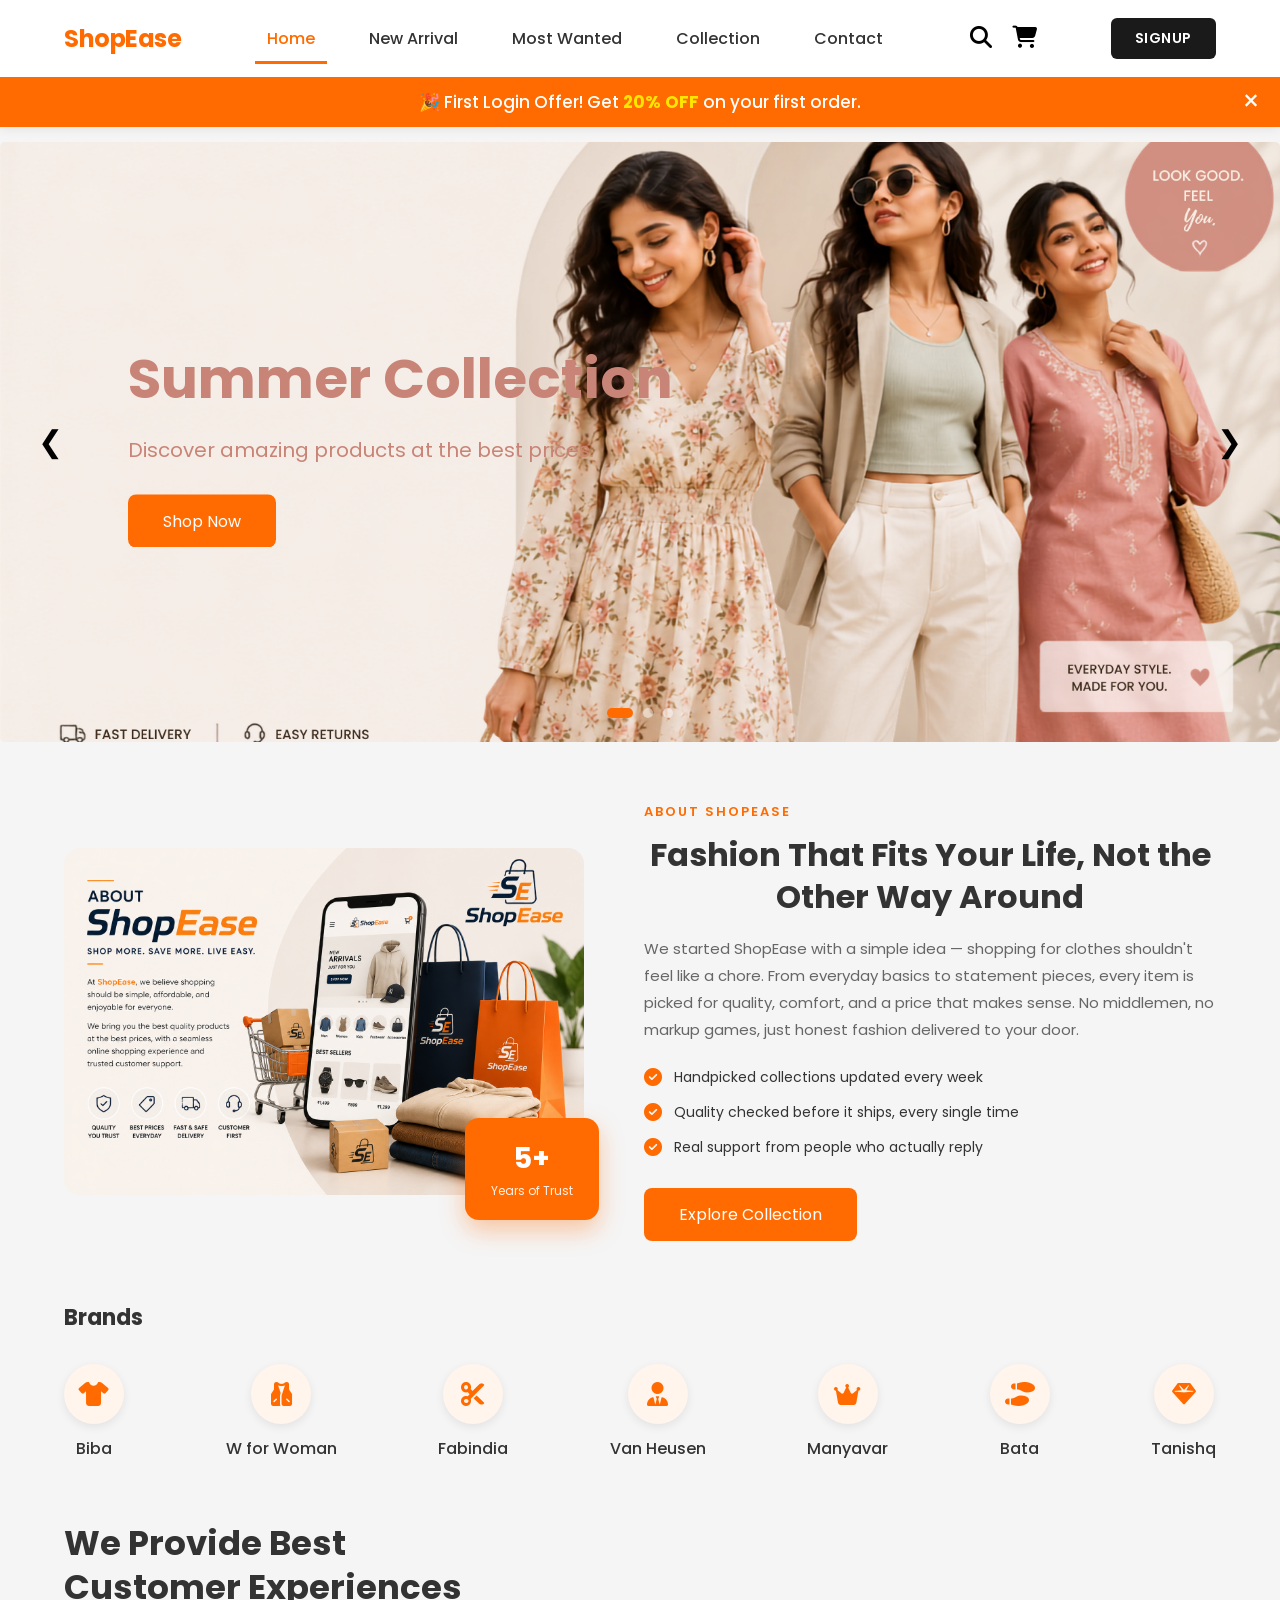
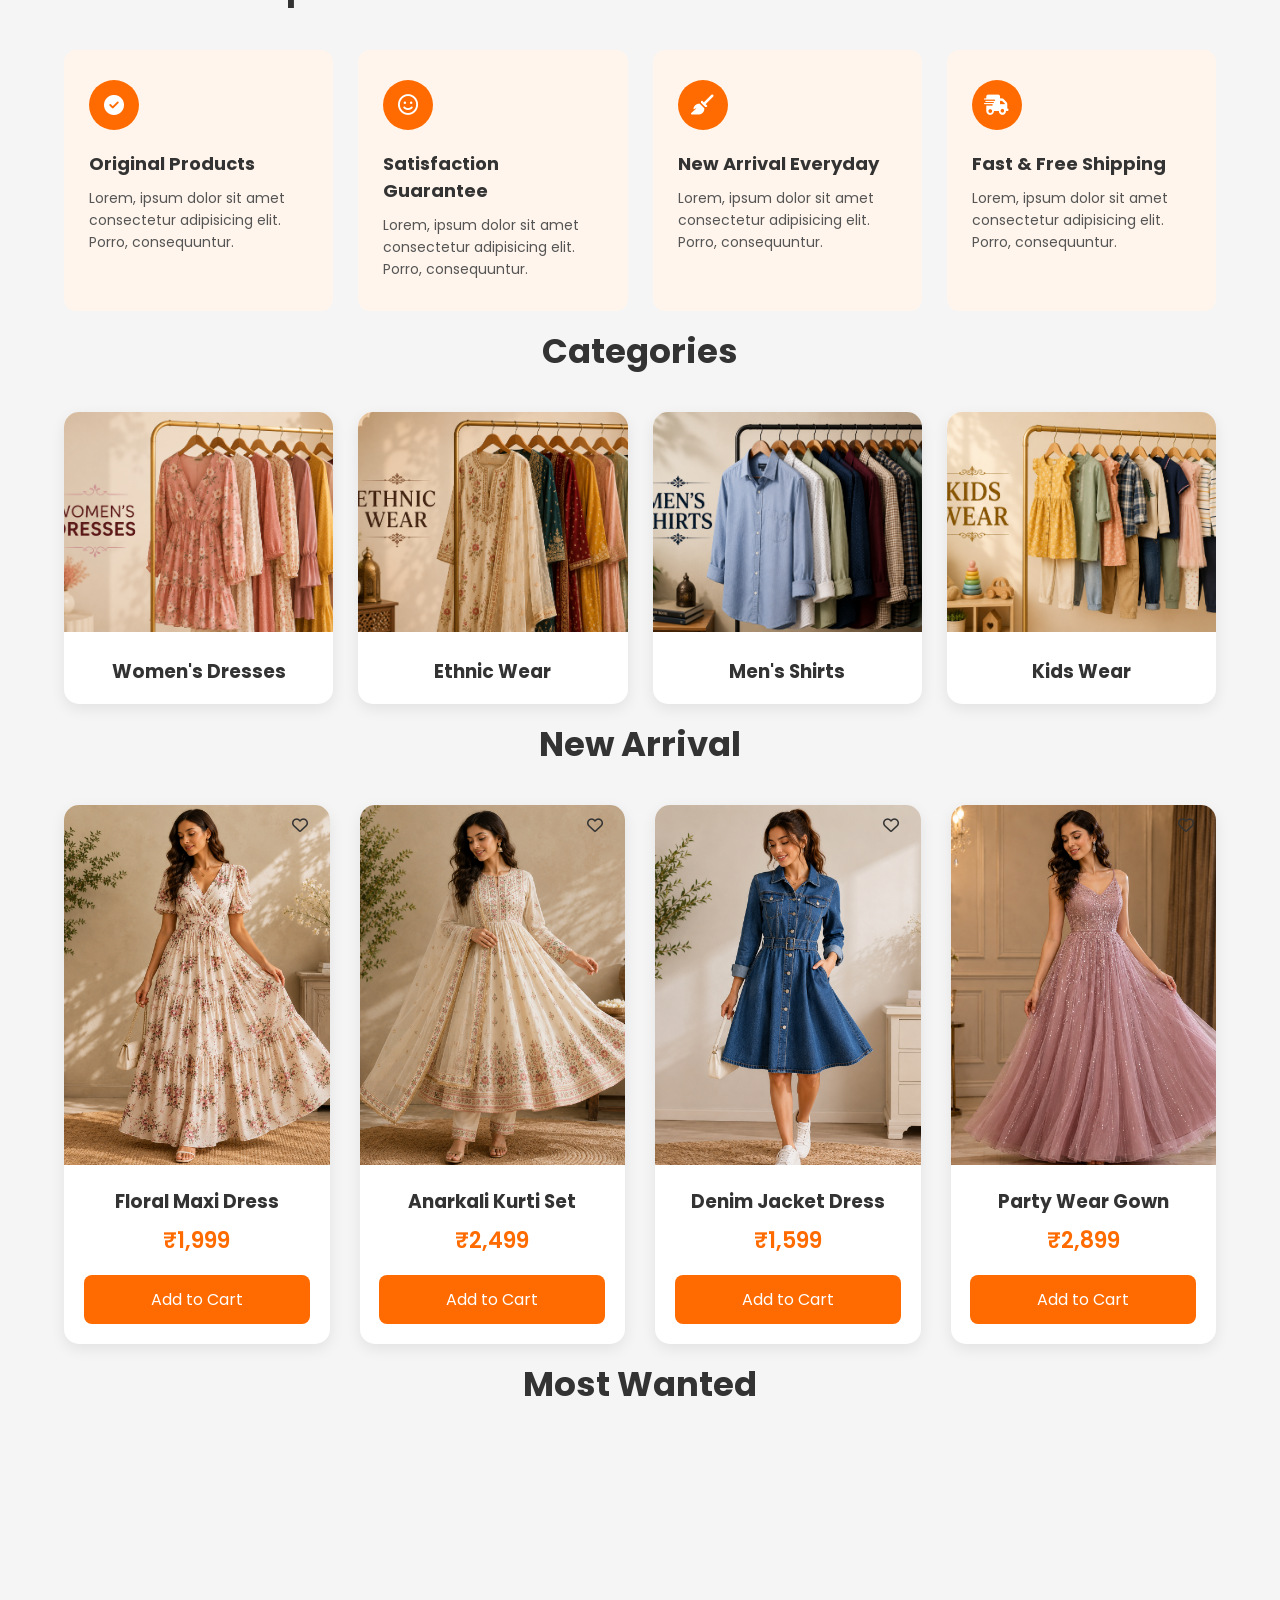
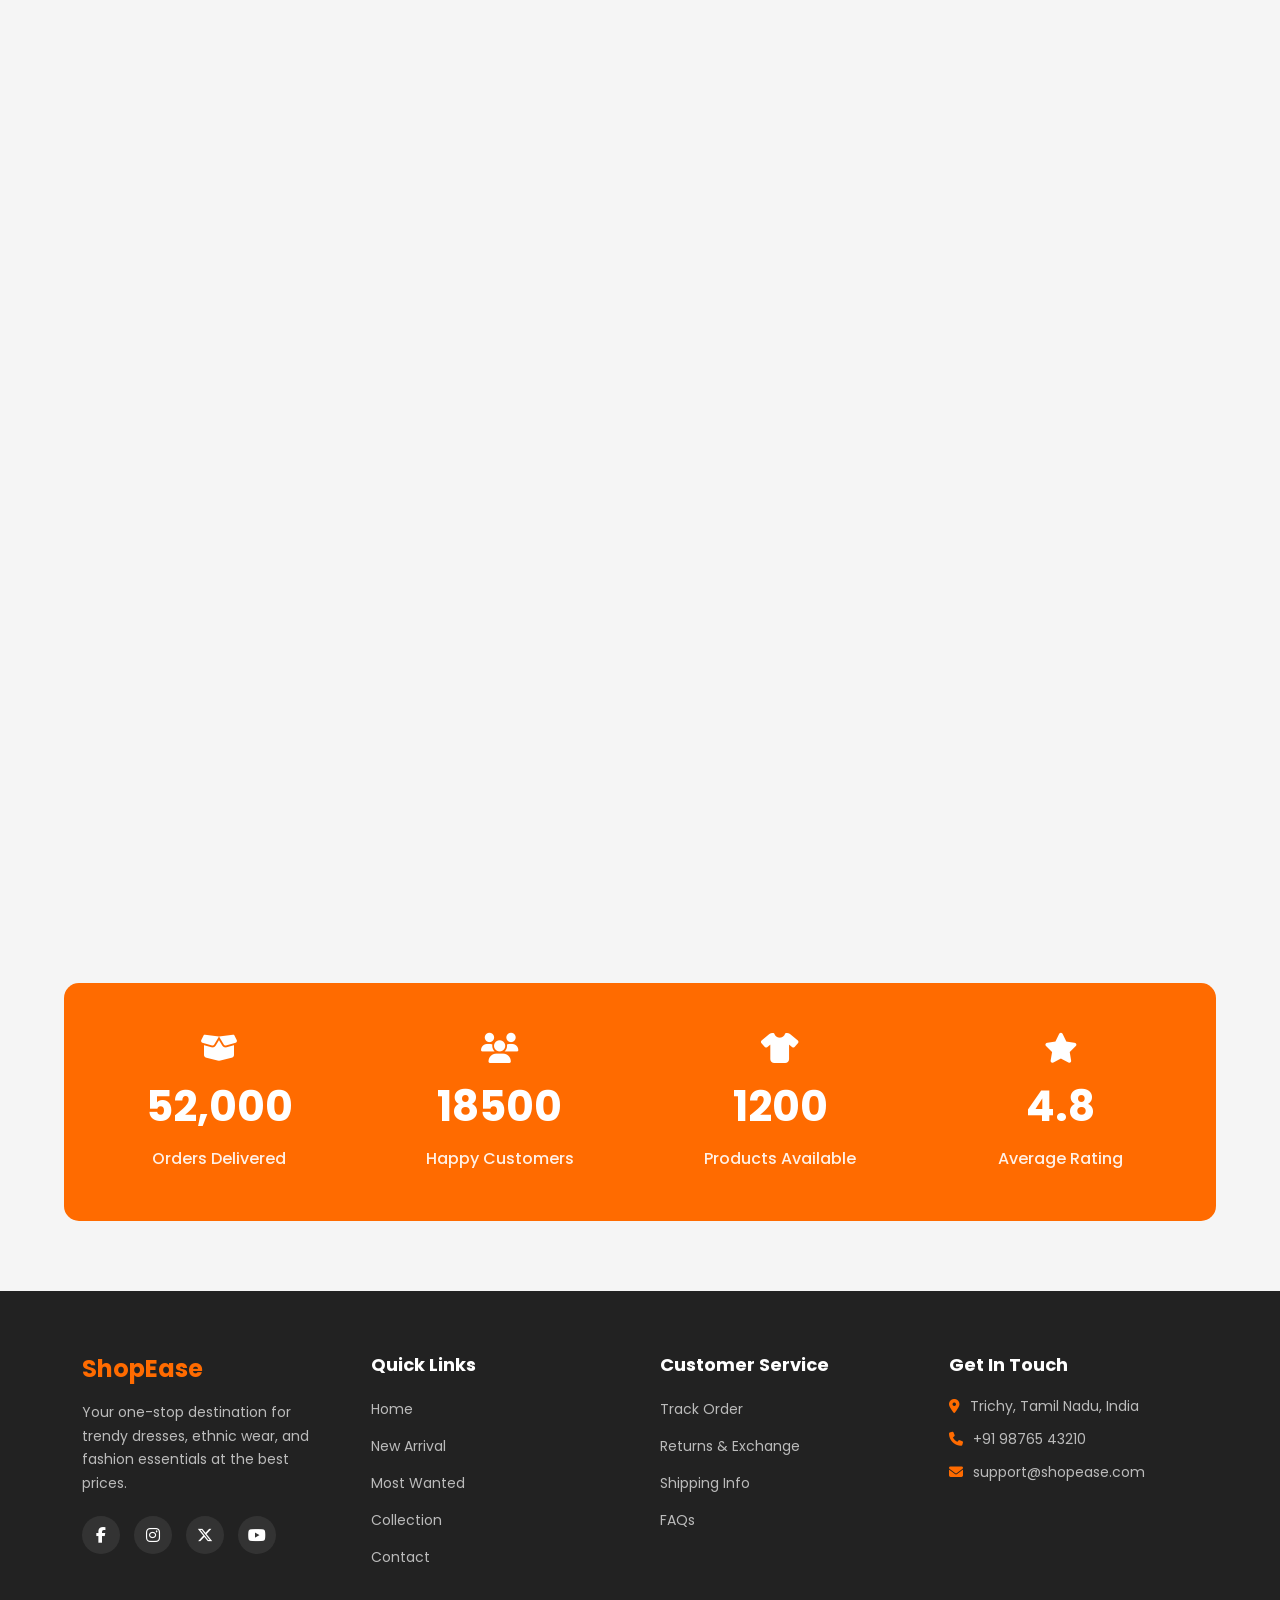
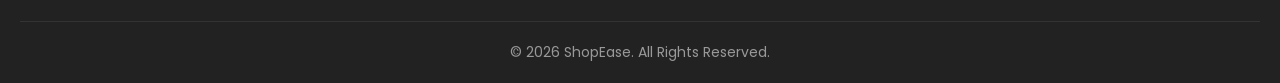
<file: index.html>
<!DOCTYPE html>
<html lang="en">
<head>
    <meta charset="UTF-8">
    <meta name="viewport" content="width=device-width, initial-scale=1.0">
    <title>ShopEase - E-Commerce</title>
    <link rel="shortcut icon" href="./img/logo.png" type="image/x-icon">
    <link rel="stylesheet" href="style.css">

    <link href="https://cdnjs.cloudflare.com/ajax/libs/font-awesome/6.5.2/css/all.min.css" rel="stylesheet">
</head>
<body>

<!-- Header -->
<header>
    <nav class="navbar">
        <div class="logo">
            <h2 class="logo-text">Shop<span class="logo-accent">Ease</span></h2>
        </div>

        <ul class="nav-links" id="navLinks" >
            <li><a href="index.html" class="active" >Home</a></li>
            <li><a href="#New-Arrival">New Arrival</a></li>
            <li><a href="#Most-Wanted">Most Wanted</a></li>
            <li><a href="collection.html">Collection</a></li>
            <li><a href="contact.html">Contact</a></li>
        </ul>

        <div class="nav-icons">
            <i class="fas fa-search"></i>
            <a href="#">
                <i class="fas fa-shopping-cart"></i>
            </a>
        </div>
        <button>Signup</button>
       <div class="hamburger" id="hamburger">
        <i class="fas fa-bars"></i>
    </div>
    </nav>
    <!-- Offer Banner -->
<div class="offer-banner" id="offerBanner">
    <span>
        🎉 First Login Offer! Get <strong>20% OFF</strong> on your first order.
    </span>

    <button id="closeOffer">&times;</button>
</div>

</header>

<!-- Hero -->
<section class="hero">

    <div class="slide active">
        <img src="./img/banner1.png" alt="">
        <div class="hero-content">
            <h1 style="color: #c88476;">Summer Collection</h1>
            <p style="color: #c88476;">Discover amazing products at the best prices.</p>
            <a href="collection.html" class="btn">Shop Now</a>
        </div>
    </div>

    <div class="slide">
        <img src="./img/banner2.png" alt="">
        <div class="hero-content">
            <h1 style="color: #c88476;">Up to 50% OFF</h1>
            <p style="color: #c88476;">Limited Time Mega Sale.</p>
            <a href="collection.html" class="btn">Explore</a>
        </div>
    </div>

    <div class="slide">
        <img src="./img/banner3.png" alt="">
        <div class="hero-content">
            <h1 style="color: #c88476;">Kid's Up to 50% OFF</h1>
            <p style="color: #c88476;">Limited Time Mega Sale.</p>
            <a href="collection.html" class="btn">Explore</a>
        </div>
    </div>

    <button class="prev">&#10094;</button>
    <button class="next">&#10095;</button>

    <div class="hero-dots"></div>

</section>
<!-- About Us -->
<section class="about">

    <div class="about-img">
        <img src="./img/about.png" alt="Inside ShopEase">
        <div class="about-badge">
            <h3>5+</h3>
            <p>Years of Trust</p>
        </div>
    </div>

    <div class="about-content">
        <p class="about-eyebrow">ABOUT SHOPEASE</p>
        <h2>Fashion That Fits Your Life, Not the Other Way Around</h2>
        <p class="about-text">We started ShopEase with a simple idea — shopping for clothes shouldn't feel like a chore. From everyday basics to statement pieces, every item is picked for quality, comfort, and a price that makes sense. No middlemen, no markup games, just honest fashion delivered to your door.</p>

        <div class="about-points">
            <div class="about-point">
                <i class="fa-solid fa-circle-check"></i>
                <p>Handpicked collections updated every week</p>
            </div>
            <div class="about-point">
                <i class="fa-solid fa-circle-check"></i>
                <p>Quality checked before it ships, every single time</p>
            </div>
            <div class="about-point">
                <i class="fa-solid fa-circle-check"></i>
                <p>Real support from people who actually reply</p>
            </div>
        </div>

        <a href="collection.html" class="btn about-btn">Explore Collection</a>
    </div>

</section>


<!-- Brands -->
<section class="brands">

    <h2 class="brands-title">Brands</h2>

    <div class="brands-container">

        <div class="brand-item">
            <div class="brand-icon"><i class="fa-solid fa-shirt"></i></div>
            <p>Biba</p>
        </div>

        <div class="brand-item">
            <div class="brand-icon"><i class="fa-solid fa-vest"></i></div>
            <p>W for Woman</p>
        </div>

        <div class="brand-item">
            <div class="brand-icon"><i class="fa-solid fa-scissors"></i></div>
            <p>Fabindia</p>
        </div>

        <div class="brand-item">
            <div class="brand-icon"><i class="fa-solid fa-user-tie"></i></div>
            <p>Van Heusen</p>
        </div>

        <div class="brand-item">
            <div class="brand-icon"><i class="fa-solid fa-crown"></i></div>
            <p>Manyavar</p>
        </div>

        <div class="brand-item">
            <div class="brand-icon"><i class="fa-solid fa-shoe-prints"></i></div>
            <p>Bata</p>
        </div>

        <div class="brand-item">
            <div class="brand-icon"><i class="fa-solid fa-gem"></i></div>
            <p>Tanishq</p>
        </div>

    </div>

</section>

<!-- Customer Experience -->
<section class="experience">

    <div class="experience-header">
        <h2>We Provide Best <br> Customer Experiences</h2>
      
    </div>

    <div class="experience-grid">

        <div class="experience-card">
            <div class="experience-icon"><i class="fa-solid fa-circle-check"></i></div>
            <h4>Original Products</h4>
            <p>Lorem, ipsum dolor sit amet consectetur adipisicing elit. Porro, consequuntur.</p>
        </div>

        <div class="experience-card">
            <div class="experience-icon"><i class="fa-regular fa-face-smile"></i></div>
            <h4>Satisfaction Guarantee</h4>
            <p>Lorem, ipsum dolor sit amet consectetur adipisicing elit. Porro, consequuntur.</p>
        </div>

        <div class="experience-card">
            <div class="experience-icon"><i class="fa-solid fa-broom"></i></div>
            <h4>New Arrival Everyday</h4>
            <p>Lorem, ipsum dolor sit amet consectetur adipisicing elit. Porro, consequuntur.</p>
        </div>

        <div class="experience-card">
            <div class="experience-icon"><i class="fa-solid fa-truck-fast"></i></div>
            <h4>Fast & Free Shipping</h4>
            <p>Lorem, ipsum dolor sit amet consectetur adipisicing elit. Porro, consequuntur.</p>
        </div>

    </div>

</section>
<!-- Categories -->
<section class="categories">
 
    <h2>Categories</h2>
 
    <div class="category-container">
 
        <a href="collection.html" class="category-card">
            <img src="images/categories/womens-dresses.png" alt="Women's Dresses">
            <h3>Women's Dresses</h3>
        </a>
 
        <a href="collection.html" class="category-card">
            <img src="images/categories/ethnic-wear.png" alt="Ethnic Wear">
            <h3>Ethnic Wear</h3>
        </a>
 
        <a href="collection.html" class="category-card">
            <img src="images/categories/mens-shirts.png" alt="Men's Shirts">
            <h3>Men's Shirts</h3>
        </a>
 
        <a href="collection.html" class="category-card">
            <img src="images/categories/kids-wear.png" alt="Kids Wear">
            <h3>Kids Wear</h3>
        </a>
 
    </div>
 
</section>

<!-- Featured Products -->
<section class="products" id="New-Arrival">

    <h2>New Arrival</h2>

    <div class="product-grid">

        <div class="product-card">

            <div class="product-img-wrap">
                <img src="images/products/product1.png" alt="Floral Maxi Dress">
                <i class="fa-regular fa-heart like-icon"></i>
            </div>

            <h3>Floral Maxi Dress</h3>

            <p class="price">₹1,999</p>

            <button>Add to Cart</button>

        </div>

        <div class="product-card">

            <div class="product-img-wrap">
                <img src="images/products/product2.png" alt="Anarkali Kurti Set">
                <i class="fa-regular fa-heart like-icon"></i>
            </div>

            <h3>Anarkali Kurti Set</h3>

            <p class="price">₹2,499</p>

            <button>Add to Cart</button>

        </div>

        <div class="product-card">

            <div class="product-img-wrap">
                <img src="images/products/product3.png" alt="Denim Jacket Dress">
                <i class="fa-regular fa-heart like-icon"></i>
            </div>

            <h3>Denim Jacket Dress</h3>

            <p class="price">₹1,599</p>

            <button>Add to Cart</button>

        </div>

        <div class="product-card">

            <div class="product-img-wrap">
                <img src="images/products/product4.png" alt="Party Wear Gown">
                <i class="fa-regular fa-heart like-icon"></i>
            </div>

            <h3>Party Wear Gown</h3>

            <p class="price">₹2,899</p>

            <button>Add to Cart</button>

        </div>

    </div>

</section>

<!-- Best Sellers -->
<section class="products" id="Most-Wanted">

    <h2>Most Wanted</h2>

    <div class="product-grid">

        <div class="product-card">
            <div class="product-img-wrap">
                <img src="images/products/product5.png" alt="Silk Saree">
                <i class="fa-regular fa-heart like-icon"></i>
            </div>
            <h3>Silk Saree</h3>
            <p class="price">₹3,299</p>
            <button>Add to Cart</button>
        </div>

        <div class="product-card">
            <div class="product-img-wrap">
                <img src="images/products/product6.png" alt="Off-Shoulder Dress">
                <i class="fa-regular fa-heart like-icon"></i>
            </div>
            <h3>Off-Shoulder Dress</h3>
            <p class="price">₹1,799</p>
            <button>Add to Cart</button>
        </div>

        <div class="product-card">
            <div class="product-img-wrap">
                <img src="images/products/product7.png" alt="Palazzo Co-ord Set">
                <i class="fa-regular fa-heart like-icon"></i>
            </div>
            <h3>Palazzo Co-ord Set</h3>
            <p class="price">₹1,499</p>
            <button>Add to Cart</button>
        </div>

        <div class="product-card">
            <div class="product-img-wrap">
                <img src="images/products/product8.png" alt="Casual Wrap Dress">
                <i class="fa-regular fa-heart like-icon"></i>
            </div>
            <h3>Casual Wrap Dress</h3>
            <p class="price">₹1,299</p>
            <button>Add to Cart</button>
        </div>

    </div>
 <div class="product-grid">

        <div class="product-card">
            <div class="product-img-wrap">
                <img src="images/products/product9.png" alt="Men's Formal Shirt">
                <i class="fa-regular fa-heart like-icon"></i>
            </div>
            <h3>Men's Formal Shirt</h3>
            <p class="price">₹1,199</p>
            <button>Add to Cart</button>
        </div>

        <div class="product-card">
            <div class="product-img-wrap">
                <img src="images/products/product10.png" alt="Men's Kurta Pajama">
                <i class="fa-regular fa-heart like-icon"></i>
            </div>
            <h3>Men's Kurta Pajama</h3>
            <p class="price">₹1,599</p>
            <button>Add to Cart</button>
        </div>

        <div class="product-card">
            <div class="product-img-wrap">
                <img src="images/products/product11.png" alt="Kids Party Frock">
                <i class="fa-regular fa-heart like-icon"></i>
            </div>
            <h3>Kids Party Frock</h3>
            <p class="price">₹899</p>
            <button>Add to Cart</button>
        </div>

        <div class="product-card">
            <div class="product-img-wrap">
                <img src="images/products/product12.png" alt="Kids T-Shirt Set">
                <i class="fa-regular fa-heart like-icon"></i>
            </div>
            <h3>Kids T-Shirt Set</h3>
            <p class="price">₹599</p>
            <button>Add to Cart</button>
        </div>

    </div>
</section>
<!-- Stats -->
<section class="stats">

    <div class="stats-container">

        <div class="stat-item">
            <i class="fa-solid fa-box-open stat-icon"></i>
            <h2 class="counter">52,000</h2>
            <p>Orders Delivered</p>
        </div>

        <div class="stat-item">
            <i class="fa-solid fa-users stat-icon"></i>
            <h2 class="counter">18500</h2>
            <p>Happy Customers</p>
        </div>

        <div class="stat-item">
            <i class="fa-solid fa-shirt stat-icon"></i>
            <h2 class="counter">1200</h2>
            <p>Products Available</p>
        </div>

        <div class="stat-item">
            <i class="fa-solid fa-star stat-icon"></i>
            <h2 class="counter">4.8</h2>
            <p>Average Rating</p>
        </div>

    </div>

</section>
<!-- Footer -->
<footer>

    <div class="footer-container">

        <div class="footer-col">
            <h3>ShopEase</h3>
            <p>Your one-stop destination for trendy dresses, ethnic wear, and fashion essentials at the best prices.</p>
            <div class="footer-socials">
                <a href="#"><i class="fa-brands fa-facebook-f"></i></a>
                <a href="#"><i class="fa-brands fa-instagram"></i></a>
                <a href="#"><i class="fa-brands fa-x-twitter"></i></a>
                <a href="#"><i class="fa-brands fa-youtube"></i></a>
            </div>
        </div>

        <div class="footer-col">
            <h4>Quick Links</h4>
            <ul>
                <li><a href="index.html">Home</a></li>
                <li><a href="#New-Arrival">New Arrival</a></li>
                <li><a href="#Most-Wanted">Most Wanted</a></li>
                <li><a href="collection.html">Collection</a></li>
                <li><a href="contact.html">Contact</a></li>
            </ul>
        </div>

        <div class="footer-col">
            <h4>Customer Service</h4>
            <ul>
                <li><a href="#">Track Order</a></li>
                <li><a href="#">Returns & Exchange</a></li>
                <li><a href="#">Shipping Info</a></li>
                <li><a href="#">FAQs</a></li>
            </ul>
        </div>

        <div class="footer-col">
            <h4>Get In Touch</h4>
            <ul class="footer-contact">
                <li><i class="fa-solid fa-location-dot"></i> Trichy, Tamil Nadu, India</li>
                <li><i class="fa-solid fa-phone"></i> +91 98765 43210</li>
                <li><i class="fa-solid fa-envelope"></i> support@shopease.com</li>
            </ul>
        </div>

    </div>

    <div class="footer-bottom">
        <p>© 2026 ShopEase. All Rights Reserved.</p>
    </div>

</footer>

<script src="script.js"></script>

</body>
</html>
</file>
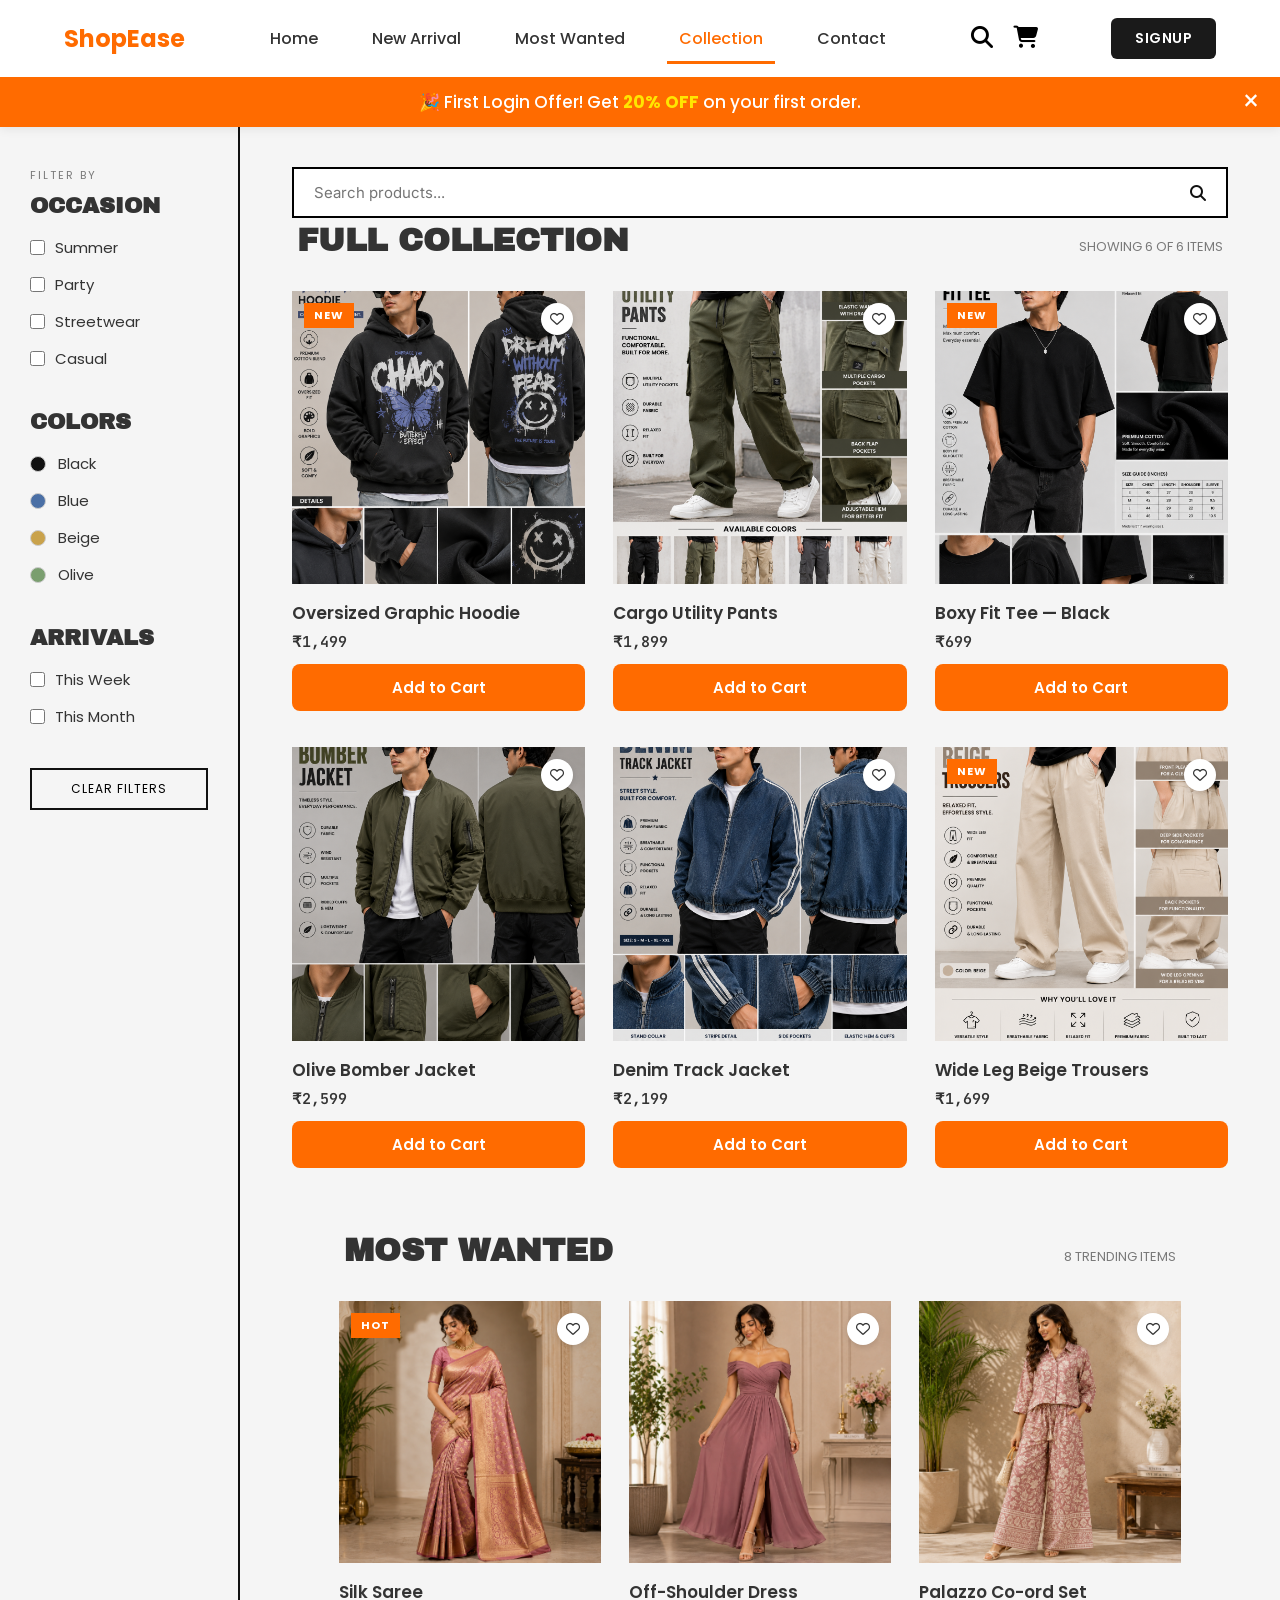
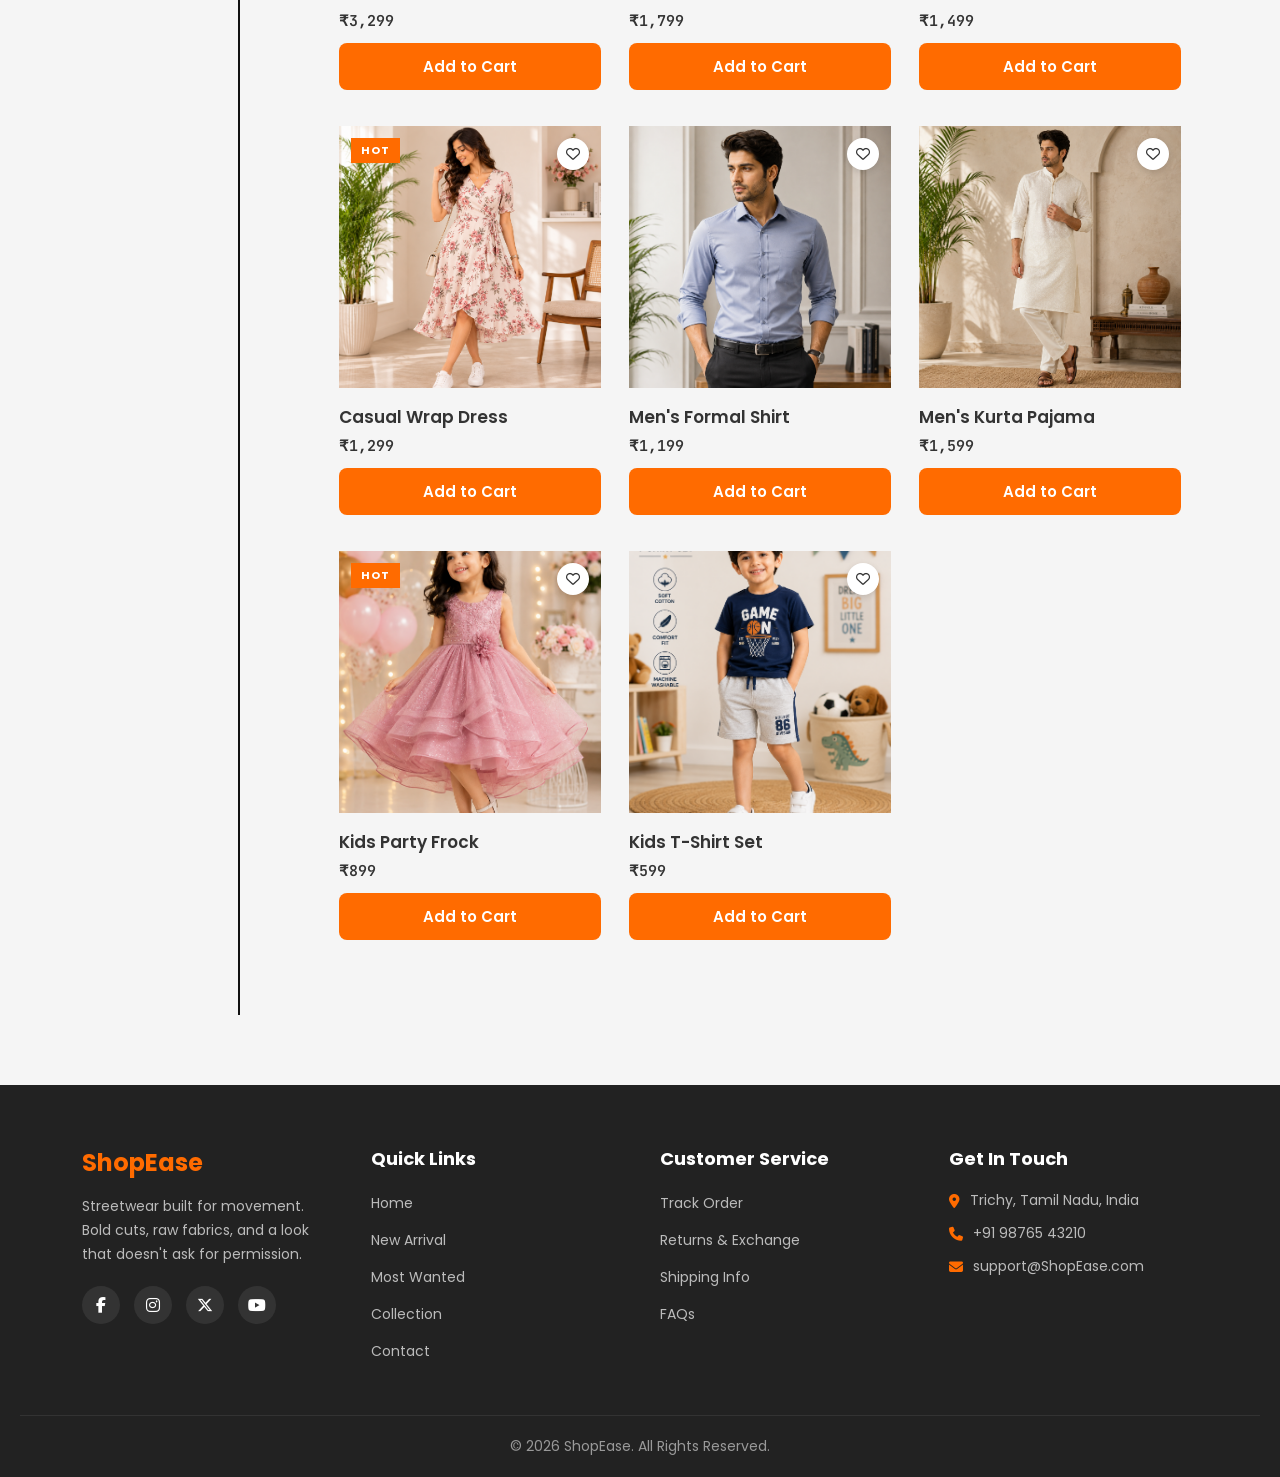
<file: collection.html>
<!DOCTYPE html>
<html lang="en">
<head>
<meta charset="UTF-8">
<meta name="viewport" content="width=device-width, initial-scale=1.0">
<title>ShopEase — Collection</title>
<link rel="stylesheet" href="style.css">
<link href="https://fonts.googleapis.com/css2?family=Archivo+Black&family=Inter:wght@400;500;600;700&family=JetBrains+Mono:wght@400;500;600&display=swap" rel="stylesheet">
<link href="https://cdnjs.cloudflare.com/ajax/libs/font-awesome/6.5.2/css/all.min.css" rel="stylesheet">
</head>
<body>

<!-- Nav -->
<header>
    <nav class="navbar">
        <div class="logo">
            <h2>ShopEase</h2>
        </div>

        <ul class="nav-links" id="navLinks">
            <li><a href="index.html" >Home</a></li>
            <li><a href="index.html#New-Arrival">New Arrival</a></li>
            <li><a href="index.html#Most-Wanted">Most Wanted</a></li>
            <li><a href="collection.html" class="active">Collection</a></li>
            <li><a href="contact.html">Contact</a></li>
        </ul>

        <div class="nav-icons">
            <i class="fas fa-search"></i>
            <a href="#">
                <i class="fas fa-shopping-cart"></i>
            </a>
        </div>
        <button>Signup</button>
         <div class="hamburger" id="hamburger">
        <i class="fas fa-bars"></i>
    </div>
    </nav>
    <!-- Offer Banner -->
    <div class="offer-banner" id="offerBanner">
    <span>
        🎉 First Login Offer! Get <strong>20% OFF</strong> on your first order.
    </span>

    <button id="closeOffer">&times;</button>
</div>

</header>

<div class="collection-wrap">

    <!-- Sidebar -->
    <aside class="sidebar">

        <div class="filter-block">
            <p class="filter-eyebrow mono">FILTER BY</p>
            <h3>Occasion</h3>
            <div class="filter-option">
                <input type="checkbox" class="occ-filter" value="summer" id="occ-summer">
                <label for="occ-summer">Summer</label>
            </div>
            <div class="filter-option">
                <input type="checkbox" class="occ-filter" value="party" id="occ-party">
                <label for="occ-party">Party</label>
            </div>
            <div class="filter-option">
                <input type="checkbox" class="occ-filter" value="street" id="occ-street">
                <label for="occ-street">Streetwear</label>
            </div>
            <div class="filter-option">
                <input type="checkbox" class="occ-filter" value="casual" id="occ-casual">
                <label for="occ-casual">Casual</label>
            </div>
        </div>

        <div class="filter-block">
            <h3>Colors</h3>
            <div class="filter-option color-opt">
                <input type="checkbox" class="color-filter" value="black" id="col-black" style="display:none">
                <span class="color-dot" style="background:#111" onclick="document.getElementById('col-black').click()"></span>
                <label for="col-black">Black</label>
            </div>
            <div class="filter-option color-opt">
                <input type="checkbox" class="color-filter" value="blue" id="col-blue" style="display:none">
                <span class="color-dot" style="background:#4a6fa5" onclick="document.getElementById('col-blue').click()"></span>
                <label for="col-blue">Blue</label>
            </div>
            <div class="filter-option color-opt">
                <input type="checkbox" class="color-filter" value="beige" id="col-beige" style="display:none">
                <span class="color-dot" style="background:#c9a24b" onclick="document.getElementById('col-beige').click()"></span>
                <label for="col-beige">Beige</label>
            </div>
            <div class="filter-option color-opt">
                <input type="checkbox" class="color-filter" value="olive" id="col-olive" style="display:none">
                <span class="color-dot" style="background:#7a9e6f" onclick="document.getElementById('col-olive').click()"></span>
                <label for="col-olive">Olive</label>
            </div>
        </div>

        <div class="filter-block">
            <h3>Arrivals</h3>
            <div class="filter-option">
                <input type="checkbox" id="arr-week">
                <label for="arr-week">This Week</label>
            </div>
            <div class="filter-option">
                <input type="checkbox" id="arr-month">
                <label for="arr-month">This Month</label>
            </div>
        </div>

        <button id="clearFilters" class="mono" style="background:none;border:2px solid #111111;padding:10px 16px;font-size:12px;letter-spacing:1px;cursor:pointer;width:100%;">CLEAR FILTERS</button>

    </aside>

    <!-- Main -->
    <main class="collection-main">

        <div class="search-bar">
            <input type="text" id="searchInput" placeholder="Search products...">
            <i class="fa-solid fa-magnifying-glass"></i>
        </div>

        <div class="collection-heading">
            <h1>Full Collection</h1>
            <p class="result-count mono" id="resultCount">SHOWING 6 OF 6 ITEMS</p>
        </div>

        

        <div class="product-grid-n" id="productGrid">

            <div class="product-tile" data-occasion="party street" data-color="black">
                <div class="tile-img">
                    <span class="tag-new mono">NEW</span>
                    <i class="fa-regular fa-heart like-icon-n"></i>
                    <img src="./images/products/product13.png" alt="Oversized Graphic Hoodie" class="garment-img">
                </div>
                <h4>Oversized Graphic Hoodie</h4>
                <p class="n-price">₹1,499</p>
                <button class="add-cart">Add to Cart</button>
            </div>

            <div class="product-tile" data-occasion="casual street" data-color="beige">
                <div class="tile-img">
                    <i class="fa-regular fa-heart like-icon-n"></i>
                    <img src="./images/products/product14.png" alt="Cargo Utility Pants" class="garment-img">
                </div>
                <h4>Cargo Utility Pants</h4>
                <p class="n-price">₹1,899</p>
                <button class="add-cart">Add to Cart</button>
            </div>

            <div class="product-tile" data-occasion="summer casual" data-color="black">
                <div class="tile-img">
                    <span class="tag-new mono">NEW</span>
                    <i class="fa-regular fa-heart like-icon-n"></i>
                    <img src="./images/products/product15.png" alt="Boxy Fit Tee — Black" class="garment-img">
                </div>
                <h4>Boxy Fit Tee — Black</h4>
                <p class="n-price">₹699</p>
                <button class="add-cart">Add to Cart</button>
            </div>

            <div class="product-tile" data-occasion="party street" data-color="olive">
                <div class="tile-img">
                    <i class="fa-regular fa-heart like-icon-n"></i>
                    <img src="./images/products/product16.png" alt="Olive Bomber Jacket" class="garment-img">
                </div>
                <h4>Olive Bomber Jacket</h4>
                <p class="n-price">₹2,599</p>
                <button class="add-cart">Add to Cart</button>
            </div>

            <div class="product-tile" data-occasion="casual street" data-color="blue">
                <div class="tile-img">
                    <i class="fa-regular fa-heart like-icon-n"></i>
                    <img src="./images/products/product17.png" alt="Denim Track Jacket" class="garment-img">
                </div>
                <h4>Denim Track Jacket</h4>
                <p class="n-price">₹2,199</p>
                <button class="add-cart">Add to Cart</button>
            </div>

            <div class="product-tile" data-occasion="summer casual" data-color="beige">
                <div class="tile-img">
                    <span class="tag-new mono">NEW</span>
                    <i class="fa-regular fa-heart like-icon-n"></i>
                    <img src="./images/products/product18.png" alt="Wide Leg Beige Trousers" class="garment-img">
                </div>
                <h4>Wide Leg Beige Trousers</h4>
                <p class="n-price">₹1,699</p>
                <button class="add-cart">Add to Cart</button>
            </div>

        </div>

        <!-- Most Wanted -->
        <section id="Most-Wanteds" style="margin-top:60px;">

            <div class="collection-heading">
                <h1>Most Wanted</h1>
                <p class="result-count mono">8 TRENDING ITEMS</p>
            </div>

            <div class="product-grid-n">

                <div class="product-tile" data-occasion="party" data-color="black">
                    <div class="tile-img">
                        <span class="tag-new mono">HOT</span>
                        <i class="fa-regular fa-heart like-icon-n"></i>
                        <img src="images/products/product5.png" alt="Silk Saree" class="garment-img">
                    </div>
                    <h4>Silk Saree</h4>
                    <p class="n-price">₹3,299</p>
                    <button class="add-cart">Add to Cart</button>
                </div>

                <div class="product-tile" data-occasion="party" data-color="beige">
                    <div class="tile-img">
                        <i class="fa-regular fa-heart like-icon-n"></i>
                        <img src="images/products/product6.png" alt="Off-Shoulder Dress" class="garment-img">
                    </div>
                    <h4>Off-Shoulder Dress</h4>
                    <p class="n-price">₹1,799</p>
                    <button class="add-cart">Add to Cart</button>
                </div>

                <div class="product-tile" data-occasion="casual" data-color="olive">
                    <div class="tile-img">
                        <i class="fa-regular fa-heart like-icon-n"></i>
                        <img src="images/products/product7.png" alt="Palazzo Co-ord Set" class="garment-img">
                    </div>
                    <h4>Palazzo Co-ord Set</h4>
                    <p class="n-price">₹1,499</p>
                    <button class="add-cart">Add to Cart</button>
                </div>

                <div class="product-tile" data-occasion="casual summer" data-color="beige">
                    <div class="tile-img">
                        <span class="tag-new mono">HOT</span>
                        <i class="fa-regular fa-heart like-icon-n"></i>
                        <img src="images/products/product8.png" alt="Casual Wrap Dress" class="garment-img">
                    </div>
                    <h4>Casual Wrap Dress</h4>
                    <p class="n-price">₹1,299</p>
                    <button class="add-cart">Add to Cart</button>
                </div>

                <div class="product-tile" data-occasion="party street" data-color="black">
                    <div class="tile-img">
                        <i class="fa-regular fa-heart like-icon-n"></i>
                        <img src="images/products/product9.png" alt="Men's Formal Shirt" class="garment-img">
                    </div>
                    <h4>Men's Formal Shirt</h4>
                    <p class="n-price">₹1,199</p>
                    <button class="add-cart">Add to Cart</button>
                </div>

                <div class="product-tile" data-occasion="party" data-color="blue">
                    <div class="tile-img">
                        <i class="fa-regular fa-heart like-icon-n"></i>
                        <img src="images/products/product10.png" alt="Men's Kurta Pajama" class="garment-img">
                    </div>
                    <h4>Men's Kurta Pajama</h4>
                    <p class="n-price">₹1,599</p>
                    <button class="add-cart">Add to Cart</button>
                </div>

                <div class="product-tile" data-occasion="party" data-color="beige">
                    <div class="tile-img">
                        <span class="tag-new mono">HOT</span>
                        <i class="fa-regular fa-heart like-icon-n"></i>
                        <img src="images/products/product11.png" alt="Kids Party Frock" class="garment-img">
                    </div>
                    <h4>Kids Party Frock</h4>
                    <p class="n-price">₹899</p>
                    <button class="add-cart">Add to Cart</button>
                </div>

                <div class="product-tile" data-occasion="casual summer" data-color="olive">
                    <div class="tile-img">
                        <i class="fa-regular fa-heart like-icon-n"></i>
                        <img src="images/products/product12.png" alt="Kids T-Shirt Set" class="garment-img">
                    </div>
                    <h4>Kids T-Shirt Set</h4>
                    <p class="n-price">₹599</p>
                    <button class="add-cart">Add to Cart</button>
                </div>

            </div>

        </section>

    </main>

</div>

<!-- Footer -->
<footer>

    <div class="footer-container">

        <div class="footer-col">
            <h3>ShopEase</h3>
            <p>Streetwear built for movement. Bold cuts, raw fabrics, and a look that doesn't ask for permission.</p>
            <div class="footer-socials">
                <a href="#"><i class="fa-brands fa-facebook-f"></i></a>
                <a href="#"><i class="fa-brands fa-instagram"></i></a>
                <a href="#"><i class="fa-brands fa-x-twitter"></i></a>
                <a href="#"><i class="fa-brands fa-youtube"></i></a>
            </div>
        </div>

        <div class="footer-col">
            <h4>Quick Links</h4>
            <ul>
                <li><a href="index.html">Home</a></li>
                <li><a href="index.html#New-Arrival">New Arrival</a></li>
                <li><a href="index.html#Most-Wanted">Most Wanted</a></li>
                <li><a href="collection.html">Collection</a></li>
                <li><a href="contact.html">Contact</a></li>
            </ul>
        </div>

        <div class="footer-col">
            <h4>Customer Service</h4>
            <ul>
                <li><a href="#">Track Order</a></li>
                <li><a href="#">Returns &amp; Exchange</a></li>
                <li><a href="#">Shipping Info</a></li>
                <li><a href="#">FAQs</a></li>
            </ul>
        </div>

        <div class="footer-col">
            <h4>Get In Touch</h4>
            <ul class="footer-contact">
                <li><i class="fa-solid fa-location-dot"></i> Trichy, Tamil Nadu, India</li>
                <li><i class="fa-solid fa-phone"></i> +91 98765 43210</li>
                <li><i class="fa-solid fa-envelope"></i> support@ShopEase.com</li>
            </ul>
        </div>

    </div>

    <div class="footer-bottom">
        <p>© 2026 ShopEase. All Rights Reserved.</p>
    </div>

</footer>
<script src="script.js"></script>
</body>
</html>
</file>
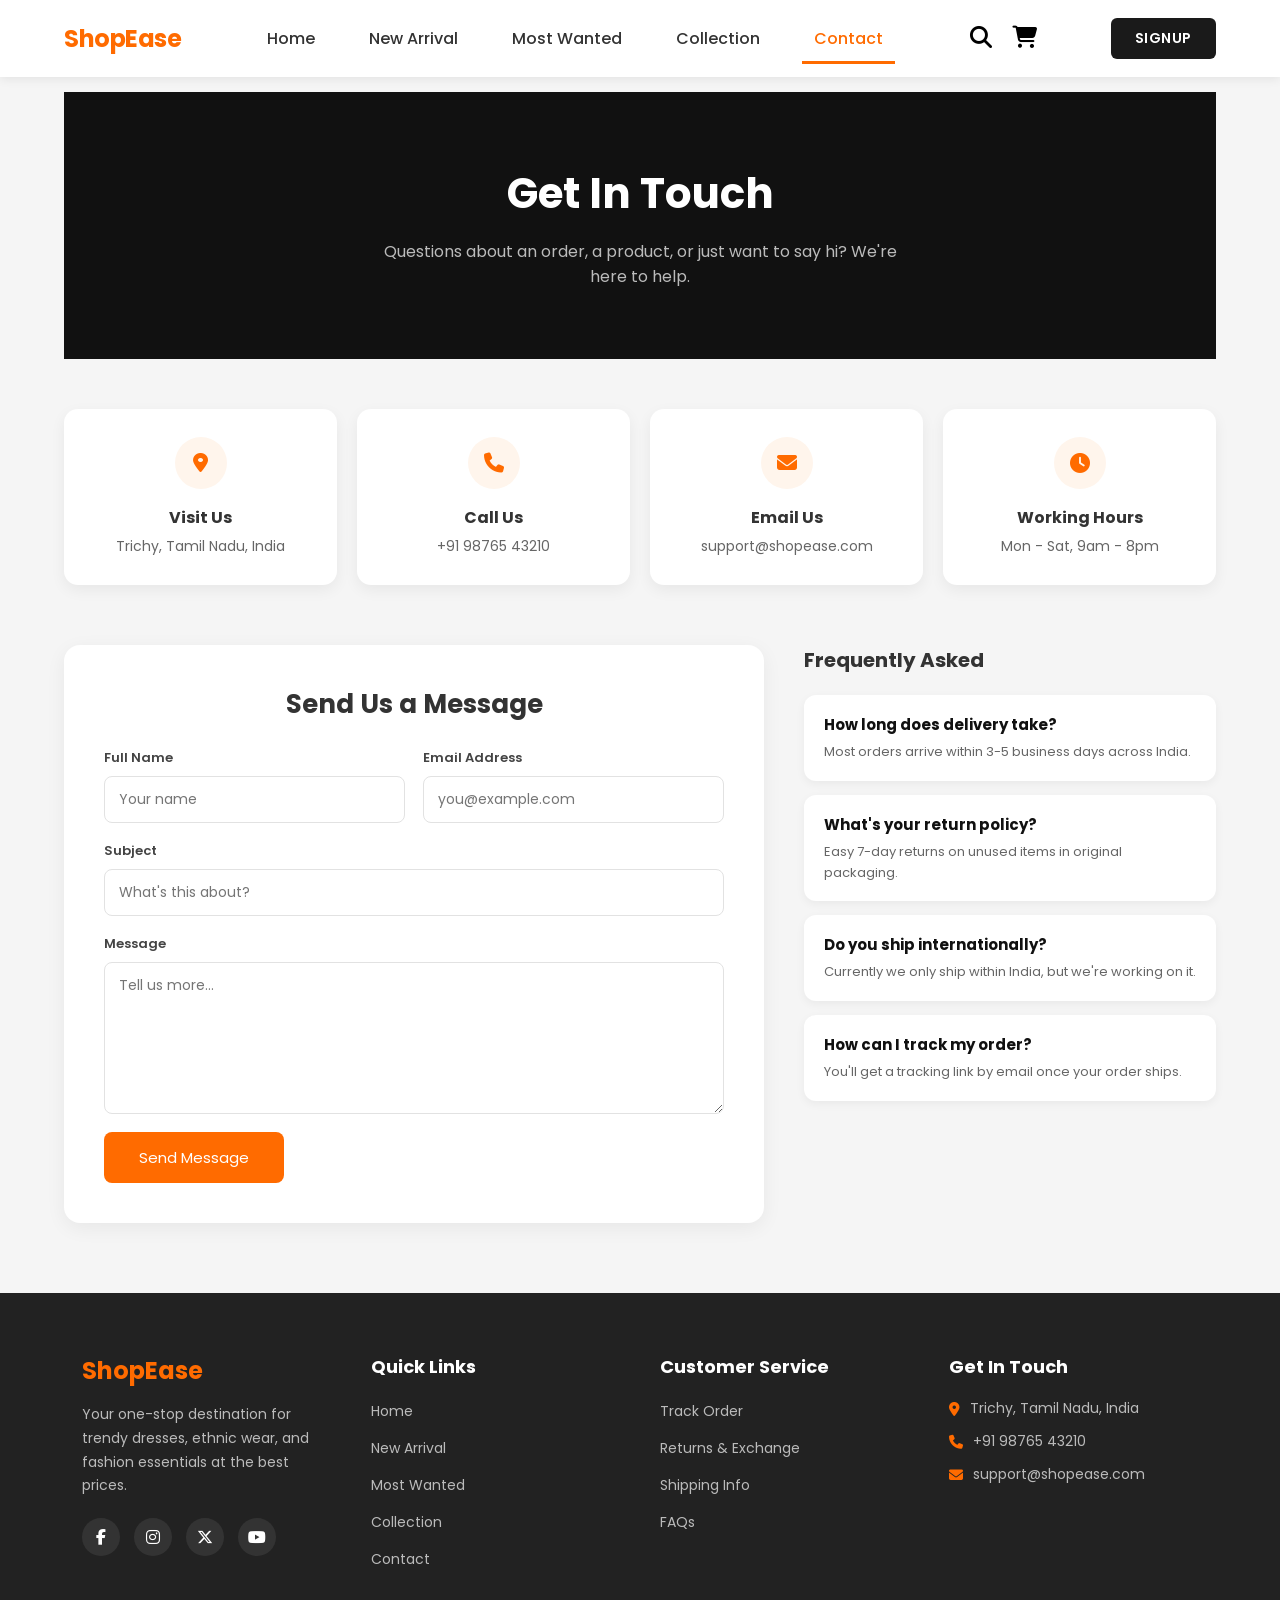
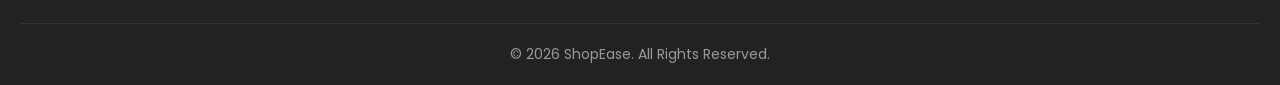
<file: contact.html>
<!DOCTYPE html>
<html lang="en">
<head>
    <meta charset="UTF-8">
    <meta name="viewport" content="width=device-width, initial-scale=1.0">
    <title>ShopEase - Contact Us</title>
    <link rel="shortcut icon" href="./img/logo.png" type="image/x-icon">
    <link rel="stylesheet" href="style.css">
    <link href="https://cdnjs.cloudflare.com/ajax/libs/font-awesome/6.5.2/css/all.min.css" rel="stylesheet">
</head>
<body>

<!-- Header -->
<header>
    <nav class="navbar">
        <div class="logo">
            <h2 class="logo-text">Shop<span class="logo-accent">Ease</span></h2>
        </div>

        <ul class="nav-links" id="navLinks">
            <li><a href="index.html">Home</a></li>
            <li><a href="index.html#New-Arrival">New Arrival</a></li>
            <li><a href="index.html#Most-Wanted">Most Wanted</a></li>
            <li><a href="collection.html">Collection</a></li>
            <li><a href="contact.html" class="active">Contact</a></li>
        </ul>

        <div class="nav-icons">
            <i class="fas fa-search"></i>
            <a href="#">
                <i class="fas fa-shopping-cart"></i>
            </a>
        </div>
        <button>Signup</button>
        <div class="hamburger" id="hamburger">
            <i class="fas fa-bars"></i>
        </div>
    </nav>
</header>

<!-- Contact Hero -->
<section class="contact-hero">
    <h1>Get In Touch</h1>
    <p>Questions about an order, a product, or just want to say hi? We're here to help.</p>
</section>

<!-- Contact Content -->
<section class="contact-wrap">

    <!-- Info Cards -->
    <div class="contact-info">

        <div class="contact-info-card">
            <div class="contact-info-icon"><i class="fa-solid fa-location-dot"></i></div>
            <h4>Visit Us</h4>
            <p>Trichy, Tamil Nadu, India</p>
        </div>

        <div class="contact-info-card">
            <div class="contact-info-icon"><i class="fa-solid fa-phone"></i></div>
            <h4>Call Us</h4>
            <p>+91 98765 43210</p>
        </div>

        <div class="contact-info-card">
            <div class="contact-info-icon"><i class="fa-solid fa-envelope"></i></div>
            <h4>Email Us</h4>
            <p>support@shopease.com</p>
        </div>

        <div class="contact-info-card">
            <div class="contact-info-icon"><i class="fa-solid fa-clock"></i></div>
            <h4>Working Hours</h4>
            <p>Mon - Sat, 9am - 8pm</p>
        </div>

    </div>

    <!-- Form + Map -->
    <div class="contact-grid">

        <form class="contact-form" id="contactForm">
            <h2>Send Us a Message</h2>

            <div class="form-row">
                <div class="form-group">
                    <label for="cName">Full Name</label>
                    <input type="text" id="cName" placeholder="Your name" required>
                </div>
                <div class="form-group">
                    <label for="cEmail">Email Address</label>
                    <input type="email" id="cEmail" placeholder="you@example.com" required>
                </div>
            </div>

            <div class="form-group">
                <label for="cSubject">Subject</label>
                <input type="text" id="cSubject" placeholder="What's this about?" required>
            </div>

            <div class="form-group">
                <label for="cMessage">Message</label>
                <textarea id="cMessage" rows="6" placeholder="Tell us more..." required></textarea>
            </div>

            <button type="submit" class="btn contact-submit">Send Message</button>

            <p class="form-success" id="formSuccess">Thanks! Your message has been sent — we'll get back to you soon.</p>
        </form>

        <div class="contact-side">
            <h3>Frequently Asked</h3>

            <div class="faq-item">
                <h4>How long does delivery take?</h4>
                <p>Most orders arrive within 3-5 business days across India.</p>
            </div>

            <div class="faq-item">
                <h4>What's your return policy?</h4>
                <p>Easy 7-day returns on unused items in original packaging.</p>
            </div>

            <div class="faq-item">
                <h4>Do you ship internationally?</h4>
                <p>Currently we only ship within India, but we're working on it.</p>
            </div>

            <div class="faq-item">
                <h4>How can I track my order?</h4>
                <p>You'll get a tracking link by email once your order ships.</p>
            </div>
        </div>

    </div>

</section>

<!-- Footer -->
<footer>

    <div class="footer-container">

        <div class="footer-col">
            <h3>ShopEase</h3>
            <p>Your one-stop destination for trendy dresses, ethnic wear, and fashion essentials at the best prices.</p>
            <div class="footer-socials">
                <a href="#"><i class="fa-brands fa-facebook-f"></i></a>
                <a href="#"><i class="fa-brands fa-instagram"></i></a>
                <a href="#"><i class="fa-brands fa-x-twitter"></i></a>
                <a href="#"><i class="fa-brands fa-youtube"></i></a>
            </div>
        </div>

        <div class="footer-col">
            <h4>Quick Links</h4>
            <ul>
                <li><a href="index.html">Home</a></li>
                <li><a href="index.html#New-Arrival">New Arrival</a></li>
                <li><a href="index.html#Most-Wanted">Most Wanted</a></li>
                <li><a href="collection.html">Collection</a></li>
                <li><a href="contact.html">Contact</a></li>
            </ul>
        </div>

        <div class="footer-col">
            <h4>Customer Service</h4>
            <ul>
                <li><a href="#">Track Order</a></li>
                <li><a href="#">Returns & Exchange</a></li>
                <li><a href="#">Shipping Info</a></li>
                <li><a href="#">FAQs</a></li>
            </ul>
        </div>

        <div class="footer-col">
            <h4>Get In Touch</h4>
            <ul class="footer-contact">
                <li><i class="fa-solid fa-location-dot"></i> Trichy, Tamil Nadu, India</li>
                <li><i class="fa-solid fa-phone"></i> +91 98765 43210</li>
                <li><i class="fa-solid fa-envelope"></i> support@shopease.com</li>
            </ul>
        </div>

    </div>

    <div class="footer-bottom">
        <p>© 2026 ShopEase. All Rights Reserved.</p>
    </div>

</footer>

<script src="script.js"></script>
<script>
    const contactForm = document.getElementById("contactForm");
    const formSuccess = document.getElementById("formSuccess");

    if (contactForm) {
        contactForm.addEventListener("submit", (e) => {
            e.preventDefault();
            formSuccess.classList.add("show");
            contactForm.reset();

            setTimeout(() => {
                formSuccess.classList.remove("show");
            }, 4000);
        });
    }
</script>

</body>
</html>
</file>
<file: style.css>
/* Google Font */
@import url('https://fonts.googleapis.com/css2?family=Poppins:wght@300;400;500;600;700&display=swap');

*{
    margin:0;
    padding:0;
    box-sizing:border-box;
    font-family:'Poppins',sans-serif;
}

body{
    background:#f5f5f5;
    color:#333;
}

/* Navbar */
.navbar button {
    padding: 10px 24px;
    background-color: #1a1a1a;
    color: #fff;
    border: none;
    border-radius: 6px;
    font-size: 14px;
    font-weight: 600;
    text-transform: uppercase;
    letter-spacing: 0.5px;
    cursor: pointer;
    transition: all 0.3s ease;
}

.navbar button:hover {
    background-color: #333;
    transform: translateY(-2px);
    box-shadow: 0 4px 12px rgba(0, 0, 0, 0.15);
}

.navbar button:active {
    transform: translateY(0);
}
header{
    background:#fff;
    box-shadow:0 2px 10px rgba(0,0,0,.08);
    position:sticky;
    top:0;
    z-index:1000;
}

.navbar{
    width:90%;
    margin:auto;
    display:flex;
    justify-content:space-between;
    align-items:center;
    padding:18px 0;
}

.logo h2{
    color:#ff6b00;
}

.logo-link{
    display:flex;
    align-items:center;
    gap:8px;
    text-decoration:none;
}

.logo-icon{
    display:flex;
    align-items:center;
    justify-content:center;
    width:34px;
    height:34px;
    background:#111111;
    border-radius:8px;
    color:#fff;
    font-size:16px;
}

.logo-icon i{
    color:#ff6b00;
}

.logo-text{
    font-weight:700;
    font-size:24px;
    color:#111111;
    letter-spacing:-0.5px;
}

.logo-accent{
    color:#ff6b00;
}

.nav-links{
    display:flex;
    list-style:none;
    gap:30px;
}

.nav-links a{
    position: relative;
    text-decoration: none;
    color: #333;
    font-weight: 500;
    padding: 8px 12px;
    transition: .3s;
}

.nav-links a::after{
    content: "";
    position: absolute;
    left: 0;
    bottom: -6px;
    width: 0;
    height: 3px;
    background: #ff6b00;
    transition: .3s;
}

.nav-links a:hover{
    color: #ff6b00;
}

.nav-links a.active{
    color: #ff6b00;
}

.nav-links a.active::after{
    width: 100%;
}
.nav-icons{
    display:flex;
    gap:20px;
}

.nav-icons i{
    font-size:22px;
    cursor:pointer;
    transition:.3s;
    color: black;
}

.nav-icons i:hover{
    color:#ff6b00;
}
/* Offer Banner */

.offer-banner{
    width:100%;
   
    background:#ff6b00;
    color:#fff;
    display:flex;
    justify-content:center;
    align-items:center;
    gap:15px;
    padding:12px 20px;
    font-size:17px;
    font-weight:500;
    position:relative;
}

.offer-banner strong{
    color:#ffe600;
}

.offer-banner button{
    position:absolute;
    right:20px;
    background:none;
    border:none;
    color:#fff;
    font-size:28px;
    cursor:pointer;
    transition:.3s;
}

.offer-banner button:hover{
    transform:scale(1.2);
}

/* Hero */
.hero{
    position:relative;
    width:100%;
    height:600px;
    
}

.slide{
    display:none;
    position:absolute;
    width:100%;
    height:100%;
}

.slide.active{
    display:block;
}

.slide img{
    width:100%;
    height:100%;
    object-fit:cover;
    display:block;
    border-radius: 5px;
}
.hero-content{
    position:absolute;
    top:50%;
    left:10%;
    transform:translateY(-50%);
    color:#fff;
    z-index:2;
}

.hero-content h1{
    font-size:55px;
    margin-bottom:10px;
}

.hero-content p{
    font-size:20px;
    margin-bottom:25px;
}

.prev,
.next{
    position:absolute;
    top:50%;
    transform:translateY(-50%);
    background: transparent;
    border:none;
    font-size:30px;
    padding:12px 18px;
    cursor:pointer;
    z-index:10;
}

.prev{
    left:20px;
}

.next{
    right:20px;
}

.hero-content h1{
    font-size:55px;
    margin-bottom:15px;
}

.hero-content p{
    font-size:20px;
    margin-bottom:30px;
}

.btn{
    display:inline-block;
    padding:14px 35px;
    background:#ff6b00;
    color:#fff;
    text-decoration:none;
    border-radius:8px;
    transition:.3s;
}

.btn:hover{
    background:#e85d00;
}

/* Sections */

section{
    width:90%;
    margin:15px auto;
}

section h2{
    text-align:center;
    margin-bottom:35px;
    font-size:34px;
}

/* Categories */
/* Categories */
 
.category-container{
    display:grid;
    grid-template-columns:repeat(auto-fit,minmax(220px,1fr));
    gap:25px;
}
 
.category-card{
    background:#fff;
    border-radius:15px;
    overflow:hidden;
    text-align:center;
    box-shadow:0 5px 15px rgba(0,0,0,.08);
    transition:.3s;
    display:block;
    text-decoration:none;
    color:inherit;
}
 
.category-card:hover{
    transform:translateY(-8px);
}
 
.category-card img{
    width:100%;
    height:220px;
    object-fit:cover;
}
 
.category-card h3{
    padding:18px;
}

/* Products */

.product-grid{
    display:grid;
    grid-template-columns:repeat(auto-fit,minmax(240px,1fr));
    gap:30px;
}

.product-card{
    background:#fff;
    border-radius:15px;
    overflow:hidden;
    text-align:center;
    box-shadow:0 5px 15px rgba(0,0,0,.08);
    transition:.3s;
}

.product-card:hover{
    transform:translateY(-8px);
}

.product-card img{
    width:100%;
    height:360px;
    object-fit:cover;
}
.product-img-wrap{
    position:relative;
}

.like-icon{
    position:absolute;
    top:12px;
    right:12px;
   
  
    width:36px;
    height:36px;
    display:flex;
    align-items:center;
    justify-content:center;
    border-radius:50%;
    font-size:16px;
    cursor:pointer;
   
    transition:.3s;
}

.like-icon:hover{
    color:#ff6b00;
    transform:scale(1.15);
}

.like-icon.liked{
    color:#e63946;
    font-weight:900;
}

.product-card h3{
    margin:15px 0 8px;
}

.price{
    color:#ff6b00;
    font-size:22px;
    font-weight:600;
    margin-bottom:18px;
}

.product-card button{
    width:85%;
    padding:12px;
    margin-bottom:20px;
    border:none;
    background:#ff6b00;
    color:#fff;
    border-radius:8px;
    cursor:pointer;
    transition:.3s;
    font-size:16px;
}

.product-card button:hover{
    background:#e85d00;
}

/* Footer */

footer{
    background:#222;
    color:#fff;
    padding:60px 20px 0;
    margin-top:70px;
}

.footer-container{
    width:90%;
    max-width:1200px;
    margin:auto;
    display:grid;
    grid-template-columns:repeat(auto-fit,minmax(220px,1fr));
    gap:40px;
    padding-bottom:40px;
}

.footer-col h3{
    color:#ff6b00;
    font-size:24px;
    margin-bottom:15px;
}

.footer-col h4{
    margin-bottom:18px;
    font-size:18px;
}

.footer-col p{
    color:#bbb;
    font-size:14px;
    line-height:1.7;
}

.footer-col ul{
    list-style:none;
}

.footer-col ul li{
    margin-bottom:12px;
}

.footer-col ul li a{
    color:#bbb;
    text-decoration:none;
    font-size:14px;
    transition:.3s;
}

.footer-col ul li a:hover{
    color:#ff6b00;
}

.footer-contact li{
    color:#bbb;
    font-size:14px;
    display:flex;
    align-items:center;
    gap:10px;
}

.footer-contact li i{
    color:#ff6b00;
}

.footer-socials{
    display:flex;
    gap:14px;
    margin-top:20px;
}

.footer-socials a{
    width:38px;
    height:38px;
    background:#333;
    border-radius:50%;
    display:flex;
    align-items:center;
    justify-content:center;
    color:#fff;
    text-decoration:none;
    transition:.3s;
}

.footer-socials a:hover{
    background:#ff6b00;
    transform:translateY(-4px);
}

.footer-bottom{
    text-align:center;
    padding:20px 0;
    border-top:1px solid #333;
    font-size:14px;
    color:#999;
}

/* Responsive */

@media(max-width:768px){

.navbar{
    flex-direction:column;
    gap:20px;
}

.nav-links{
    flex-wrap:wrap;
    justify-content:center;
    gap:15px;
}

.hero{
    height:70vh;
}

.hero-content h1{
    font-size:36px;
}

.hero-content p{
    font-size:16px;
}

section h2{
    font-size:28px;
}

}
/* Brands */
.brands{
    text-align:left;
}

.brands-title{
    text-align:left;
    font-size:22px;
    margin-bottom:30px;
}

.brands-container{
    display:flex;
    flex-wrap:wrap;
    justify-content:space-between;
    gap:20px;
}

.brand-item{
    display:flex;
    flex-direction:column;
    align-items:center;
    gap:12px;
}

.brand-icon{
    width:60px;
    height:60px;
    border-radius:50%;
    display:flex;
    align-items:center;
    justify-content:center;
    font-size:24px;
    background:#fff5ec;
    color:#ff6b00;
    box-shadow:0 3px 10px rgba(0,0,0,.08);
    transition:.3s;
}

.brand-item:hover .brand-icon{
    background:#ff6b00;
    color:#fff;
    transform:translateY(-4px);
}

.brand-item p{
    font-size:16px;
    font-weight:500;
    color:#333;
}

/* Customer Experience */
.experience{
    margin-top:60px;
}

.experience-header{
    display:flex;
    justify-content:space-between;
    align-items:flex-end;
    flex-wrap:wrap;
    gap:20px;
    margin-bottom:40px;
}

.experience-header h2{
    text-align:left;
    font-size:34px;
    line-height:1.3;
    margin-bottom:0;
}


.hamburger{
    display:none;
    font-size:26px;
    cursor:pointer;
    color:#333;
}
.hamburger:hover{
    color: #ff6b00;
}
@media(max-width:768px){

.navbar{
    flex-direction:row;
    flex-wrap:wrap;
    justify-content:space-between;
    gap:0;
    position:relative;
}

.hamburger{
    display:block;
    order:1;
}

.logo{
    order:0;
}

.nav-icons{
    order:2;
}

.navbar button{
    display:none;
}

.nav-links{
    display:none;
    flex-direction:column;
    width:100%;
    text-align:center;
    gap:0;
    order:3;
    background:#fff;
    box-shadow:0 8px 15px rgba(0,0,0,.08);
    border-radius:0 0 10px 10px;
}

.nav-links.show{
    display:flex;
}

.nav-links li{
    padding:15px 0;
    border-bottom:1px solid #f0f0f0;
}

.hero{
    height:70vh;
}

.hero-content h1{
    font-size:36px;
}

.hero-content p{
    font-size:16px;
}

section h2{
    font-size:28px;
}

}
.experience-grid{
    display:grid;
    grid-template-columns:repeat(auto-fit,minmax(240px,1fr));
    gap:25px;
}

.experience-card{
    background:#fff5ec;
    border-radius:12px;
    padding:30px 25px;
    transition:.3s;
}

.experience-card:hover{
    transform:translateY(-6px);
    box-shadow:0 8px 20px rgba(0,0,0,.08);
}

.experience-icon{
    width:50px;
    height:50px;
    background:#ff6b00;
    color:#fff;
    border-radius:50%;
    display:flex;
    align-items:center;
    justify-content:center;
    font-size:20px;
    margin-bottom:20px;
}

.experience-card h4{
    margin-bottom:10px;
    font-size:18px;
}

.experience-card p{
    font-size:14px;
    color:#555;
    line-height:1.6;
}
/* Responsive */
@media(max-width:768px){

.navbar{
    flex-direction:row;
    flex-wrap:wrap;
    justify-content:space-between;
    align-items:center;
    gap:0;
    position:relative;
}

.hamburger{
    display:block;
    order:1;
}

.logo{
    order:0;
}

.nav-icons{
    display:none;
}

.navbar button{
    display:none;
}

.nav-links{
    display:none;
    flex-direction:column;
    width:100%;
    text-align:center;
    gap:0;
    order:3;
    background:#fff;
    box-shadow:0 8px 15px rgba(0,0,0,.08);
    border-radius:0 0 10px 10px;
}

.nav-links.show{
    display:flex;
}

.nav-links li{
    padding:15px 0;
    border-bottom:1px solid #f0f0f0;
}

.hero{
    height:70vh;
}

.hero-content h1{
    font-size:36px;
}

.hero-content p{
    font-size:16px;
}

section h2{
    font-size:28px;
}

}
@media(max-width:768px){

.brands-container{
    flex-wrap:nowrap;
    justify-content:flex-start;
    overflow-x:auto;
    padding-bottom:15px;
    padding: 5px;
    scroll-behavior:smooth;
    -webkit-overflow-scrolling:touch;
}

.brand-item{
    flex:0 0 auto;
}

.brands-container::-webkit-scrollbar{
    height:6px;
}

.brands-container::-webkit-scrollbar-track{
    background:#f0f0f0;
    border-radius:10px;
}

.brands-container::-webkit-scrollbar-thumb{
    background:#ff6b00;
    border-radius:10px;
}

}
@media(max-width:768px){
    .brands-container{
        justify-content:flex-start;
    }
    .experience-header h2{
        font-size:26px;
    }
}
/* Stats */
.stats{
    background:#ff6b00;
    border-radius:15px;
    padding:50px 30px;
    margin:60px auto;
}

.stats-container{
    display:grid;
    grid-template-columns:repeat(auto-fit,minmax(200px,1fr));
    gap:30px;
    text-align:center;
}

.stat-item{
    color:#fff;
}

.stat-icon{
    font-size:30px;
    margin-bottom:12px;
}

.counter{
    font-size:42px;
    font-weight:700;
    margin-bottom:8px;
}

.stat-item p{
    font-size:16px;
    font-weight:500;
    opacity:.9;
}

@media(max-width:768px){
    .counter{
        font-size:32px;
    }
}



/* Layout */
.collection-wrap{
    display:grid;
    grid-template-columns:240px 1fr;
    gap:0;
}

/* Sidebar */
.sidebar{
    border-right:2px solid #111111;
    padding:40px 30px;
}

.filter-block{
    margin-bottom:40px;
}

.filter-eyebrow{
    font-size:11px;
    letter-spacing:2px;
    color:#7a7a7a;
    margin-bottom:10px;
}

.filter-block h3{
    font-family:'Archivo Black',sans-serif;
    font-size:22px;
    text-transform:uppercase;
    margin-bottom:18px;
}

.filter-option{
    display:flex;
    align-items:center;
    gap:10px;
    margin-bottom:14px;
    cursor:pointer;
}

.filter-option input{
    width:15px;
    height:15px;
    accent-color:#111111;
    cursor:pointer;
}

.filter-option label{
    font-size:15px;
    cursor:pointer;
}

.color-dot{
    width:16px;
    height:16px;
    border-radius:50%;
    border:1px solid #ccc;
    display:inline-block;
}

.filter-option.color-opt{
    gap:12px;
}

/* Main */
.collection-main{
    padding:40px 5% 60px;
}

.search-bar{
    display: flex;
    align-items: center;
    border: 2px solid #000;
    background: #fff;
    padding: 14px 20px;
    gap: 12px;
    box-sizing: border-box;
}

.search-bar input{
    flex: 1;
    border: none !important;
    outline: none;
    box-shadow: none;
    background: transparent;
    font-size: 15px;
    font-family: 'Inter', sans-serif;
    appearance: none;
    -webkit-appearance: none;
}

.search-bar i{
    color:#111111;
}

.collection-heading{
    display:flex;
    justify-content:space-between;
    align-items:baseline;
    padding: 5px;
    margin-bottom:28px;
    flex-wrap:wrap;
    gap:10px;
}

.collection-heading h1{
    font-family:'Archivo Black',sans-serif;
    font-size:32px;
    text-transform:uppercase;
}

.result-count{
    font-size:13px;
    color:#7a7a7a;
}

.product-grid-n{
    display:grid;
    grid-template-columns:repeat(3,1fr);
    gap:36px 28px;
}

.product-tile{
    cursor:pointer;
}

.tile-img{
   
    aspect-ratio:1/1;
    display:flex;
    align-items:center;
    justify-content:center;
    position:relative;
    overflow:hidden;
    margin-bottom:16px;
}

.tile-img i.hanger{
    font-size:34px;
    color:#c9c9c9;
    position:absolute;
    top:14px;
}

.tile-img .garment-img{
    width:100%;
    height:100%;
    object-fit:cover;
    display:block;
}

.tag-new{
    position:absolute;
    top:12px;
    left:12px;
    background:#ff6b00;
    color:#ffffff;
    font-size:11px;
    font-weight:700;
    padding:4px 10px;
    letter-spacing:1px;
}

.tile-img .like-icon-n{
    position:absolute;
    top:12px;
    right:12px;
    background:#fff;
    width:32px;
    height:32px;
    border-radius:50%;
    display:flex;
    align-items:center;
    justify-content:center;
    font-size:14px;
    cursor:pointer;
    box-shadow:0 2px 6px rgba(0,0,0,.12);
    transition:.2s;
}

.tile-img .like-icon-n:hover{
    color:#e63946;
    transform:scale(1.1);
}

.tile-img .like-icon-n.liked{
    color:#e63946;
}

.product-tile h4{
    font-size:17px;
    font-weight:600;
    margin-bottom:6px;
}

.product-tile .n-price{
    font-family:'JetBrains Mono',monospace;
    font-size:15px;
    font-weight:600;
}

/* =========================
   Collection Responsive
========================= */

@media (max-width: 992px){

    .collection-wrap{
        grid-template-columns:1fr;
    }

    .sidebar{
        border-right:none;
        border-bottom:2px solid #111111;
        padding:25px 20px;
    }

    .collection-main{
        padding:25px 20px 40px;
    }

    .product-grid-n{
        grid-template-columns:repeat(2,1fr);
        gap:20px;
    }

    .collection-heading{
        flex-direction:column;
        align-items:flex-start;
    }

    .collection-heading h1{
        font-size:28px;
    }
}

@media (max-width:768px){

    .search-bar{
        padding:12px 16px;
    }

    .search-bar input{
        font-size:14px;
    }

    .sidebar{
        padding:20px 15px;
    }

    .filter-block h3{
        font-size:20px;
    }

    .product-grid-n{
        grid-template-columns:1fr 1fr;
        gap:18px;
    }

    .tile-img{
        aspect-ratio:1/1;
    }

    .product-tile h4{
        font-size:15px;
    }

    .n-price{
        font-size:14px;
    }
}

@media (max-width:480px){

    .collection-main{
        padding:20px 15px;
    }

    .search-bar{
        padding:10px 14px;
    }

    .collection-heading h1{
        font-size:22px;
    }

    .result-count{
        font-size:12px;
    }

    .product-grid-n{
        grid-template-columns:1fr;
        gap:20px;
    }

    .sidebar{
        padding:15px;
    }

    .filter-block{
        margin-bottom:25px;
    }

    .filter-block h3{
        font-size:18px;
    }

    .filter-option label{
        font-size:14px;
    }
}

/* =========================
   Contact Page
========================= */

.contact-hero{
    background:#111111;
    color:#fff;
    text-align:center;
    padding:70px 20px;
}

.contact-hero h1{
    font-size:42px;
    margin-bottom:14px;
}

.contact-hero p{
    color:#bbb;
    font-size:16px;
    max-width:520px;
    margin:0 auto;
}

.contact-wrap{
    width:90%;
    max-width:1200px;
    margin:50px auto;
}

.contact-info{
    display:grid;
    grid-template-columns:repeat(auto-fit,minmax(220px,1fr));
    gap:20px;
    margin-bottom:60px;
}

.contact-info-card{
    background:#fff;
    border-radius:14px;
    padding:28px 22px;
    text-align:center;
    box-shadow:0 5px 15px rgba(0,0,0,.06);
    transition:.3s;
}

.contact-info-card:hover{
    transform:translateY(-6px);
    box-shadow:0 10px 25px rgba(0,0,0,.1);
}

.contact-info-icon{
    width:52px;
    height:52px;
    margin:0 auto 16px;
    background:#fff5ec;
    color:#ff6b00;
    border-radius:50%;
    display:flex;
    align-items:center;
    justify-content:center;
    font-size:20px;
}

.contact-info-card h4{
    margin-bottom:6px;
    font-size:16px;
}

.contact-info-card p{
    color:#666;
    font-size:14px;
}

.contact-grid{
    display:grid;
    grid-template-columns:1.6fr 1fr;
    gap:40px;
    align-items:start;
}

.contact-form{
    background:#fff;
    border-radius:16px;
    padding:40px;
    box-shadow:0 5px 20px rgba(0,0,0,.06);
}

.contact-form h2{
    margin-bottom:24px;
    font-size:26px;
}

.form-row{
    display:grid;
    grid-template-columns:1fr 1fr;
    gap:18px;
}

.form-group{
    margin-bottom:18px;
    display:flex;
    flex-direction:column;
}

.form-group label{
    font-size:13px;
    font-weight:600;
    margin-bottom:8px;
    color:#444;
}

.form-group input,
.form-group textarea{
    border:1.5px solid #e2e2e2;
    border-radius:8px;
    padding:12px 14px;
    font-size:14px;
    font-family:'Poppins',sans-serif;
    outline:none;
    transition:.3s;
    resize:vertical;
}

.form-group input:focus,
.form-group textarea:focus{
    border-color:#ff6b00;
    box-shadow:0 0 0 3px rgba(255,107,0,.12);
}

.contact-submit{
    border:none;
    cursor:pointer;
    font-size:15px;
    font-family:'Poppins',sans-serif;
}

.form-success{
    display:none;
    margin-top:14px;
    padding:12px 16px;
    background:#e9f9ee;
    color:#1b7a3d;
    border-radius:8px;
    font-size:14px;
}

.form-success.show{
    display:block;
}

.contact-side h3{
    margin-bottom:20px;
    font-size:20px;
}

.faq-item{
    background:#fff;
    border-radius:12px;
    padding:18px 20px;
    margin-bottom:14px;
    box-shadow:0 3px 10px rgba(0,0,0,.05);
}

.faq-item h4{
    font-size:15px;
    margin-bottom:6px;
    color:#111;
}

.faq-item p{
    font-size:13px;
    color:#666;
    line-height:1.6;
}

@media(max-width:900px){
    .contact-grid{
        grid-template-columns:1fr;
    }
}

@media(max-width:600px){
    .form-row{
        grid-template-columns:1fr;
    }
    .contact-hero h1{
        font-size:30px;
    }
    .contact-form{
        padding:26px;
    }
}

/* =========================
   About Us
========================= */

.about{
    width:90%;
    max-width:1200px;
    margin:60px auto;
    display:grid;
    grid-template-columns:1fr 1.1fr;
    gap:60px;
    align-items:center;
}

.about-img{
    position:relative;
}

.about-img img{
    width:100%;
    height:100%;
    object-fit:cover;
    border-radius:16px;
    display:block;
}

.about-badge{
    position:absolute;
    bottom:-25px;
    right:-15px;
    background:#ff6b00;
    color:#fff;
    padding:20px 26px;
    border-radius:14px;
    text-align:center;
    box-shadow:0 10px 25px rgba(255,107,0,.35);
}

.about-badge h3{
    font-size:28px;
    margin-bottom:2px;
}

.about-badge p{
    font-size:12px;
    opacity:.9;
}

.about-eyebrow{
    color:#ff6b00;
    font-weight:600;
    font-size:13px;
    letter-spacing:2px;
    margin-bottom:12px;
}

.about-content h2{
    font-size:32px;
    line-height:1.3;
    margin-bottom:18px;
}

.about-text{
    color:#666;
    font-size:15px;
    line-height:1.8;
    margin-bottom:24px;
}

.about-points{
    display:flex;
    flex-direction:column;
    gap:14px;
    margin-bottom:30px;
}

.about-point{
    display:flex;
    align-items:center;
    gap:12px;
}

.about-point i{
    color:#ff6b00;
    font-size:18px;
    flex-shrink:0;
}

.about-point p{
    font-size:14px;
    color:#333;
}

.about-btn{
    border:none;
    cursor:pointer;
}

@media(max-width:900px){
    .about{
        grid-template-columns:1fr;
        gap:60px 0;
        margin:40px auto;
    }

    .about-img img{
        width:100%;
        height:auto;
        object-fit:contain;   /* cover -> contain */
        display:block;
    }

    .about-content h2{
        font-size:26px;
    }
}

/* =========================
   Hero Mobile Crop Fix
========================= */

.slide img{
    object-position:center;
}

@media(max-width:768px){

    .hero{
        height:60vh;
    }

    /* Banner 1 - models positioned right side of frame */
    .slide:nth-child(1) img{
        object-position:78% center;
    }

    /* Banner 2 - couple positioned center-right of frame */
    .slide:nth-child(2) img{
        object-position:68% center;
    }

    /* Banner 3 - kids banner, keep centered subject in frame */
    .slide:nth-child(3) img{
        object-position:60% center;
    }

    .hero::after{
        content:"";
        position:absolute;
        inset:0;
        background:linear-gradient(180deg, rgba(0,0,0,.15) 0%, rgba(0,0,0,.55) 100%);
        z-index:1;
        pointer-events:none;
    }

    .hero-content{
        left:6%;
        right:6%;
        max-width:88%;
        z-index:2;
    }

    .hero-content h1{
        font-size:26px;
        line-height:1.25;
        margin-bottom:8px;
    }

    .hero-content p{
        font-size:14px;
        margin-bottom:18px;
    }

    .hero .btn{
        padding:10px 24px;
        font-size:14px;
    }

    .prev,
    .next{
        font-size:18px;
        padding:8px 12px;
        z-index:2;
    }
}

/* =========================
   Hero Slider Animation
========================= */

.slide{
    display:block;
    opacity:0;
    pointer-events:none;
    transition:opacity 1s ease-in-out;
}

.slide.active{
    opacity:1;
    pointer-events:auto;
    z-index:1;
}

.hero-content h1,
.hero-content p,
.hero-content .btn{
    opacity:0;
    transform:translateY(30px);
    animation:heroFadeUp .8s ease forwards;
}

.slide.active .hero-content h1{
    animation-delay:.3s;
}

.slide.active .hero-content p{
    animation-delay:.5s;
}

.slide.active .hero-content .btn{
    animation-delay:.7s;
}

@keyframes heroFadeUp{
    from{
        opacity:0;
        transform:translateY(30px);
    }
    to{
        opacity:1;
        transform:translateY(0);
    }
}

/* Product Card Scroll Animation */
.product-card,
.category-card,
.experience-card,
.contact-info-card{
    opacity:0;
    transform:translateY(24px);
    transition:opacity .6s ease, transform .6s ease;
}

.product-card.in-view,
.category-card.in-view,
.experience-card.in-view,
.contact-info-card.in-view{
    opacity:1;
    transform:translateY(0);
}

/* =========================
   Hero Dots
========================= */

.hero-dots{
    position:absolute;
    bottom:24px;
    left:50%;
    transform:translateX(-50%);
    display:flex;
    gap:10px;
    z-index:3;
}

.hero-dot{
    width:10px;
    height:10px;
    border-radius:50%;
    background:rgba(255,255,255,.5);
    cursor:pointer;
    transition:.3s;
}

.hero-dot:hover{
    background:rgba(255,255,255,.8);
}

.hero-dot.active{
    background:#ff6b00;
    width:26px;
    border-radius:6px;
}

@media(max-width:768px){
    .hero-dots{
        bottom:16px;
    }
}


.add-cart{
    width:100%;
    margin-top:12px;
    padding:12px;
    border:none;
    border-radius:8px;
    background:#ff6b00;
    color:#fff;
    font-size:15px;
    font-weight:600;
    cursor:pointer;
    transition:.3s;
}

.add-cart:hover{
    background:#e55d00;
}
</file>
